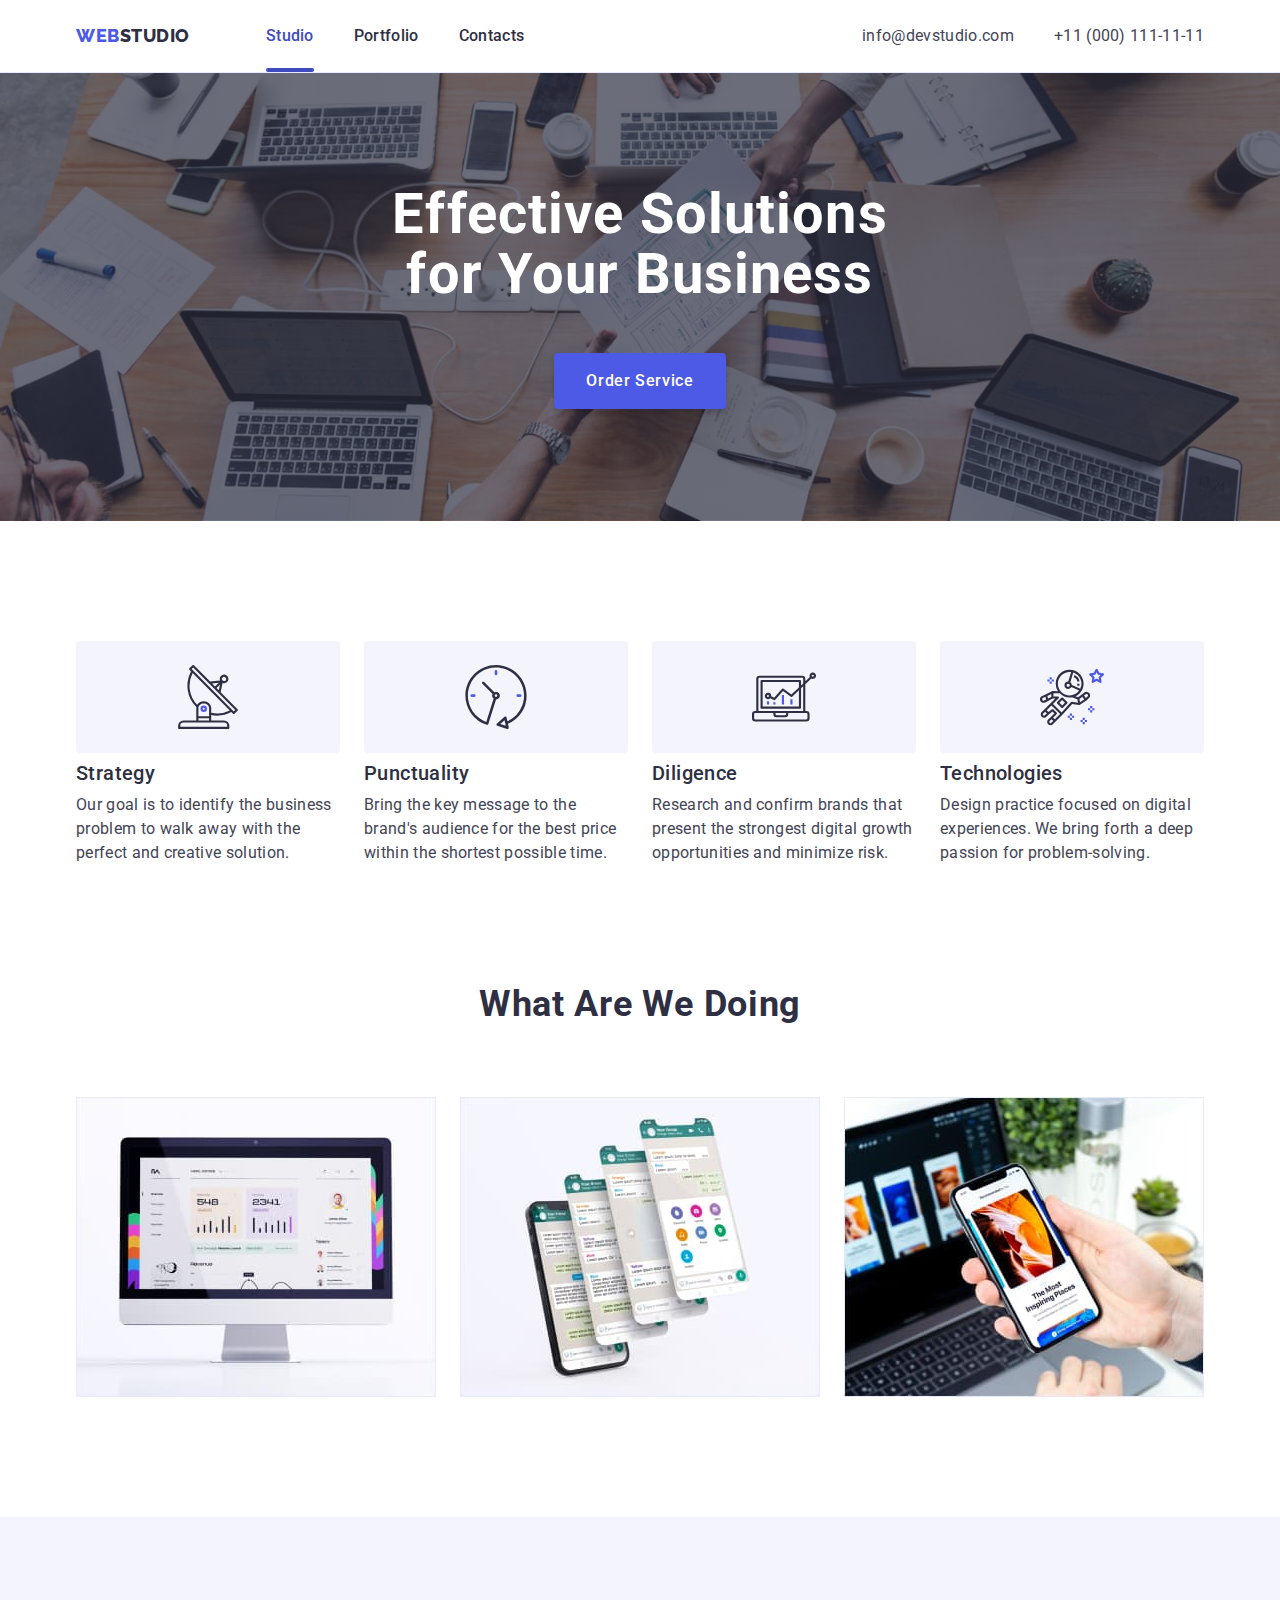
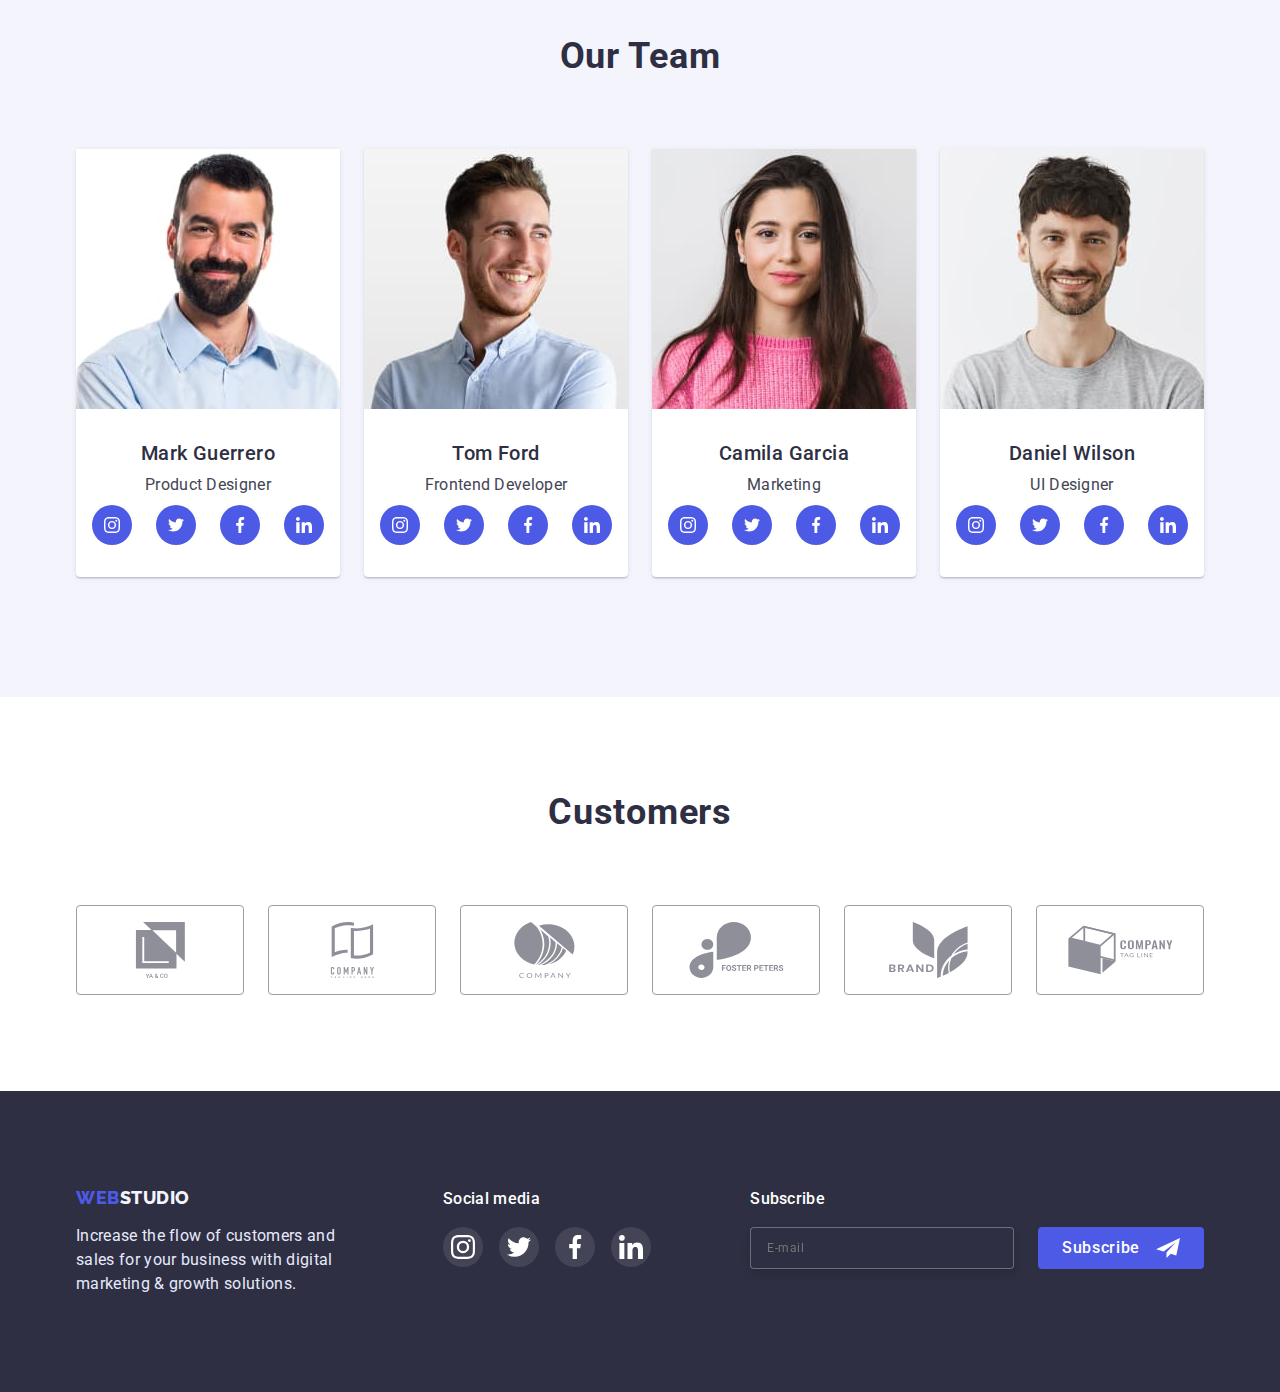
<file: index.html>
<!DOCTYPE html>

<html lang="en">
  <head>
    <meta charset="UTF-8" />
    <meta http-equiv="X-UA-Compatible" content="IE=edge" />
    <meta name="viewport" content="width=device-width, initial-scale=1.0" />
    <title>standard</title>
    <link
      href="
https://cdn.jsdelivr.net/npm/modern-normalize@1.1.0/modern-normalize.min.css
"
      rel="stylesheet"
    />

    <link rel="preconnect" href="https://fonts.googleapis.com" />
    <link rel="preconnect" href="https://fonts.gstatic.com" crossorigin />

    <link
      href="https://fonts.googleapis.com/css2?family=Raleway:wght@800&family=Roboto:wght@400;500;700&display=swap"
      rel="stylesheet"
    />

    <link rel="stylesheet" href="css/style.css" />
    <link rel="stylesheet" href="css/media.css" />
    <!-- <meta http-equiv="Content-type" content="text/html;charset=UTF-8" /> -->
  </head>
  <body>
    <header class="header">
      <div class="container container-flex">
        <nav class="header-nav container-flex">
          <a class="title link" href="./index.html">Web<span>Studio</span></a>
          <ul class="list container-flex header-nav-list">
            <li class="header-nav-li link">
              <a
                href="./index.html"
                class="header-nav-a header-nav-visited link"
                >Studio</a
              >
            </li>
            <li class="header-nav-li link">
              <a href="./portfolio.html" class="header-nav-a link">Portfolio</a>
            </li>
            <li class="header-nav-li link">
              <a href="" class="header-nav-a link">Contacts</a>
            </li>
          </ul>
        </nav>

        <address class="container-flex header-container-address">
          <ul class="header-info list">
            <li class="header-info-li">
              <a href="mailto:info@devstudio.com" class="header-info-a link"
                >info@devstudio.com</a
              >
            </li>
            <li class="header-info-li">
              <a href="tel:+110001111111" class="header-info-a link"
                >+11 (000) 111-11-11</a
              >
            </li>
          </ul>
        </address>

        <nav class="header-nav-backdrop">
          <button type="button" class="header-nav-backdrop-button js-open-menu">
            <svg class="header-nav-backdrop-icon">
              <use href="./images/icons.svg#icon-charm-menu"></use>
            </svg>
          </button>
        </nav>
      </div>
    </header>
    <main>
      <section class="introduction">
        <div class="container introduction-container">
          <h1 class="main-title">Effective Solutions for Your Business</h1>
          <button type="button" data-modal-open class="introduction-button">
            Order Service
          </button>
        </div>
      </section>
      <section class="info-text">
        <div class="container">
          <h2 class="hidden-title">info-text</h2>
          <ul class="list info-text-list">
            <li class="info-text-li">
              <div class="info-text-logo">
                <svg class="info-text-icon">
                  <use href="./images/icons.svg#icon-antenna"></use>
                </svg>
              </div>
              <h3 class="info-text-title">Strategy</h3>
              <p class="info-text-text">
                Our goal is to identify the business problem to walk away with
                the perfect and creative solution.
              </p>
            </li>
            <li class="info-text-li">
              <div class="info-text-logo">
                <svg class="info-text-icon">
                  <use href="./images/icons.svg#icon-clock"></use>
                </svg>
              </div>
              <h3 class="info-text-title">Punctuality</h3>
              <p class="info-text-text">
                Bring the key message to the brand's audience for the best price
                within the shortest possible time.
              </p>
            </li>
            <li class="info-text-li">
              <div class="info-text-logo">
                <svg class="info-text-icon">
                  <use href="./images/icons.svg#icon-diagram"></use>
                </svg>
              </div>
              <h3 class="info-text-title">Diligence</h3>
              <p class="info-text-text">
                Research and confirm brands that present the strongest digital
                growth opportunities and minimize risk.
              </p>
            </li>
            <li class="info-text-li">
              <div class="info-text-logo">
                <svg class="info-text-icon">
                  <use href="./images/icons.svg#icon-astronaut"></use>
                </svg>
              </div>
              <h3 class="info-text-title">Technologies</h3>
              <p class="info-text-text">
                Design practice focused on digital experiences. We bring forth a
                deep passion for problem-solving.
              </p>
            </li>
          </ul>
        </div>
      </section>
      <section class="info-pictures">
        <div class="container">
          <h2 class="info-pictures-title">What are we doing</h2>
          <ul class="info-pictures-ul list container-flex">
            <li class="info-pictures-li">
              <img
                src="./images/img-1.jpg"
                alt="the monitor"
                width="360"
                height="300"
              />
            </li>
            <li class="info-pictures-li">
              <img
                src="./images/img-2.jpg"
                alt="phone"
                width="360"
                height="300"
              />
            </li>
            <li class="info-pictures-li">
              <img
                src="./images/img-3.jpg"
                alt="phone and laptop"
                width="360"
                height="300"
              />
            </li>
          </ul>
        </div>
      </section>
      <section class="team">
        <div class="team-container container">
          <h2 class="team-title">Our Team</h2>
          <ul class="team-ul list">
            <li class="team-li">
              <img
                srcset="
                  ./images/img-people-1.jpg    1x,
                  ./images/img-people-1-2x.jpg 2x
                "
                src="./images/img-people-1.jpg"
                alt="people"
                width="264"
                height="260"
              />
              <div class="team-container-text">
                <h3 class="standard-title">Mark Guerrero</h3>
                <p class="standard-text team-text">Product Designer</p>
                <ul class="team-soc-list list">
                  <li class="team-soc-item">
                    <a class="team-soc-link link" href="#">
                      <svg class="team-soc-icon">
                        <use href="./images/icons.svg#icon-instagram"></use>
                      </svg>
                    </a>
                  </li>
                  <li class="team-soc-item">
                    <a class="team-soc-link link" href="#">
                      <svg class="team-soc-icon">
                        <use href="./images/icons.svg#icon-twitter"></use>
                      </svg>
                    </a>
                  </li>
                  <li class="team-soc-item">
                    <a class="team-soc-link link" href="#">
                      <svg class="team-soc-icon">
                        <use href="./images/icons.svg#icon-facebook"></use>
                      </svg>
                    </a>
                  </li>
                  <li class="team-soc-item">
                    <a class="team-soc-link link" href="#">
                      <svg class="team-soc-icon">
                        <use href="./images/icons.svg#icon-linkedin"></use>
                      </svg>
                    </a>
                  </li>
                </ul>
              </div>
            </li>
            <li class="team-li">
              <img
                srcset="
                  ./images/img-people-2.jpg    1x,
                  ./images/img-people-2-2x.jpg 2x
                "
                src="./images/img-people-2.jpg"
                alt="people"
                width="264"
                height="260"
              />
              <div class="team-container-text">
                <h3 class="standard-title">Tom Ford</h3>
                <p class="standard-text team-text">Frontend Developer</p>
                <ul class="team-soc-list list">
                  <li class="team-soc-item">
                    <a class="team-soc-link link" href="#">
                      <svg class="team-soc-icon">
                        <use href="./images/icons.svg#icon-instagram"></use>
                      </svg>
                    </a>
                  </li>
                  <li class="team-soc-item">
                    <a class="team-soc-link link" href="#">
                      <svg class="team-soc-icon">
                        <use href="./images/icons.svg#icon-twitter"></use>
                      </svg>
                    </a>
                  </li>
                  <li class="team-soc-item">
                    <a class="team-soc-link link" href="#">
                      <svg class="team-soc-icon">
                        <use href="./images/icons.svg#icon-facebook"></use>
                      </svg>
                    </a>
                  </li>
                  <li class="team-soc-item">
                    <a class="team-soc-link link" href="#">
                      <svg class="team-soc-icon">
                        <use href="./images/icons.svg#icon-linkedin"></use>
                      </svg>
                    </a>
                  </li>
                </ul>
              </div>
            </li>
            <li class="team-li">
              <img
                srcset="
                  ./images/img-people-3.jpg    1x,
                  ./images/img-people-3-2x.jpg 2x
                "
                src="./images/img-people-3.jpg"
                alt="people"
                width="264"
                height="260"
              />
              <div class="team-container-text">
                <h3 class="standard-title">Camila Garcia</h3>
                <p class="standard-text team-text">Marketing</p>
                <ul class="team-soc-list list">
                  <li class="team-soc-item">
                    <a class="team-soc-link link" href="#">
                      <svg class="team-soc-icon">
                        <use href="./images/icons.svg#icon-instagram"></use>
                      </svg>
                    </a>
                  </li>
                  <li class="team-soc-item">
                    <a class="team-soc-link link" href="#">
                      <svg class="team-soc-icon">
                        <use href="./images/icons.svg#icon-twitter"></use>
                      </svg>
                    </a>
                  </li>
                  <li class="team-soc-item">
                    <a class="team-soc-link link" href="#">
                      <svg class="team-soc-icon">
                        <use href="./images/icons.svg#icon-facebook"></use>
                      </svg>
                    </a>
                  </li>
                  <li class="team-soc-item">
                    <a class="team-soc-link link" href="#">
                      <svg class="team-soc-icon">
                        <use href="./images/icons.svg#icon-linkedin"></use>
                      </svg>
                    </a>
                  </li>
                </ul>
              </div>
            </li>
            <li class="team-li">
              <img
                srcset="
                  ./images/img-people-4.jpg    1x,
                  ./images/img-people-4-2x.jpg 2x
                "
                src="./images/img-people-4.jpg"
                alt="people"
                width="264"
                height="260"
              />
              <div class="team-container-text">
                <h3 class="standard-title">Daniel Wilson</h3>
                <p class="standard-text team-text">UI Designer</p>
                <ul class="team-soc-list list">
                  <li class="team-soc-item">
                    <a class="team-soc-link link" href="#">
                      <svg class="team-soc-icon">
                        <use href="./images/icons.svg#icon-instagram"></use>
                      </svg>
                    </a>
                  </li>
                  <li class="team-soc-item">
                    <a class="team-soc-link link" href="#">
                      <svg class="team-soc-icon">
                        <use href="./images/icons.svg#icon-twitter"></use>
                      </svg>
                    </a>
                  </li>
                  <li class="team-soc-item">
                    <a class="team-soc-link link" href="#">
                      <svg class="team-soc-icon">
                        <use href="./images/icons.svg#icon-facebook"></use>
                      </svg>
                    </a>
                  </li>
                  <li class="team-soc-item">
                    <a class="team-soc-link link" href="#">
                      <svg class="team-soc-icon">
                        <use href="./images/icons.svg#icon-linkedin"></use>
                      </svg>
                    </a>
                  </li>
                </ul>
              </div>
            </li>
          </ul>
        </div>
      </section>
      <section class="customers">
        <div class="container">
          <h2 class="customers-title">Customers</h2>
          <ul class="customers-list list">
            <li class="customers-item">
              <a href="#" class="customers-logo">
                <svg class="customers-icon">
                  <use href="./images/icons.svg#icon-Logo"></use>
                </svg>
              </a>
            </li>
            <li class="customers-item">
              <a href="#" class="customers-logo">
                <svg class="customers-icon">
                  <use href="./images/icons.svg#icon-Logo-1"></use>
                </svg>
              </a>
            </li>
            <li class="customers-item">
              <a href="#" class="customers-logo">
                <svg class="customers-icon">
                  <use href="./images/icons.svg#icon-Logo-2"></use>
                </svg>
              </a>
            </li>
            <li class="customers-item">
              <a href="#" class="customers-logo">
                <svg class="customers-icon">
                  <use href="./images/icons.svg#icon-Logo-3"></use>
                </svg>
              </a>
            </li>
            <li class="customers-item">
              <a href="#" class="customers-logo">
                <svg class="customers-icon">
                  <use href="./images/icons.svg#icon-Logo-4"></use>
                </svg>
              </a>
            </li>
            <li class="customers-item">
              <a href="#" class="customers-logo">
                <svg class="customers-icon">
                  <use href="./images/icons.svg#icon-Logo-5"></use>
                </svg>
              </a>
            </li>
          </ul>
        </div>
      </section>
    </main>
    <footer class="footer">
      <div class="container footer-container">
        <div class="footer-container-title">
          <a class="footer-title link" href="./index.html"
            >Web<span class="span">Studio</span></a
          >
          <p class="footer-text standard-text">
            Increase the flow of customers and sales for your business with
            digital marketing & growth solutions.
          </p>
        </div>

        <div class="footer-container-soc">
          <h3 class="footer-title-soc">Social media</h3>
          <ul class="footer-soc-list list">
            <li class="footer-soc-item">
              <a class="footer-soc-link link" href="#">
                <svg class="footer-soc-icon">
                  <use href="./images/icons.svg#icon-instagram"></use>
                </svg>
              </a>
            </li>
            <li class="footer-soc-item">
              <a class="footer-soc-link link" href="#">
                <svg class="footer-soc-icon">
                  <use href="./images/icons.svg#icon-twitter"></use>
                </svg>
              </a>
            </li>
            <li class="footer-soc-item">
              <a class="footer-soc-link link" href="#">
                <svg class="footer-soc-icon">
                  <use href="./images/icons.svg#icon-facebook"></use>
                </svg>
              </a>
            </li>
            <li class="footer-soc-item">
              <a class="footer-soc-link link" href="#">
                <svg class="footer-soc-icon">
                  <use href="./images/icons.svg#icon-linkedin"></use>
                </svg>
              </a>
            </li>
          </ul>
        </div>

        <div class="footer-container-subscribe">
          <form name="footer" autocomplete="on" novalidate>
            <label for="footer-subscribe-email">
              <span class="footer-subscribe-title">Subscribe</span>
            </label>
            <div class="footer-subscribe-iteams">
              <input
                id="footer-subscribe-email"
                type="email"
                name="email"
                placeholder="E-mail"
                class="footer-subscribe-input"
              />
              <button type="submit" class="footer-subscribe-button">
                <span class="footer-subscribe-button-text">Subscribe</span>
                <svg class="footer-subscribe-icon">
                  <use href="./images/icons.svg#icon-send-footer"></use>
                </svg>
              </button>
            </div>
          </form>
        </div>
      </div>
    </footer>

    <div class="backdrop is-hidden" data-modal>
      <div class="modal">
        <div class="modal-container">
          <button type="button" data-modal-close class="modal-button">
            <svg class="modal-icon">
              <use href="./images/icons.svg#icon-close-black"></use>
            </svg>
          </button>

          <h2 class="modal-title">
            Leave your contacts and we will call you back
          </h2>

          <div class="modal-registration">
            <form name="backdrop" autocomplete="on" novalidate>
              <div class="modal-registration-container">
                <label class="modal-registration-label">
                  <span class="modal-registration-text">Name</span>
                  <input
                    class="modal-registration-input"
                    type="text"
                    name="name"
                  />
                  <svg class="modal-registration-icon">
                    <use href="./images/icons.svg#icon-name-modal"></use>
                  </svg>
                </label>
              </div>
              <div class="modal-registration-container">
                <label class="modal-registration-label">
                  <span class="modal-registration-text">Phone</span>
                  <input
                    class="modal-registration-input"
                    type="text"
                    name="phone"
                  />
                  <svg class="modal-registration-icon">
                    <use href="./images/icons.svg#icon-phone-modal"></use>
                  </svg>
                </label>
              </div>
              <div class="modal-registration-container">
                <label class="modal-registration-label">
                  <span class="modal-registration-text">Email</span>
                  <input
                    class="modal-registration-input"
                    type="email"
                    name="email"
                  />
                  <svg class="modal-registration-icon">
                    <use href="./images/icons.svg#icon-email-modal"></use>
                  </svg>
                </label>
              </div>
              <div class="modal-registration-container">
                <label>
                  <span class="modal-registration-text">Comment</span>
                  <textarea
                    class="modal-registration-comment"
                    name="feedback"
                    placeholder="Text input"
                  ></textarea>
                </label>
              </div>
              <div class="modal-registration-privacy-container">
                <input
                  id="privacy"
                  class="modal-registration-privacy-input"
                  type="checkbox"
                  name="privacy"
                />
                <label for="privacy" class="modal-registration-privacy">
                  <span class="modal-registration-privacy-item">
                    <svg class="modal-registration-privacy-icon">
                      <use href="./images/icons.svg#icon-check"></use>
                    </svg>
                  </span>
                  <span class="modal-registration-privacy-text">
                    I accept the terms and conditions of the
                    <a class="modal-registration-privacy-blue" href="">
                      Privacy Policy
                    </a>
                  </span>
                </label>
              </div>
              <button type="submit" class="modal-registration-button">
                Send
              </button>
            </form>
          </div>
        </div>
      </div>
    </div>

    <div class="menu-container js-menu-container" id="mobile-menu">
      <div class="menu-container-margin">
        <button type="button" class="js-close-menu menu-button">
          <svg class="menu-icon">
            <use href="./images/icons.svg#icon-close-black"></use>
          </svg>
        </button>
        <div class="mobile-menu">
          <nav>
            <ul class="mobile-nav">
              <li class="mobile-menu-item">
                <a href="" class="mobile-menu-link link">Studio</a>
              </li>
              <li class="mobile-menu-item">
                <a href="./portfolio.html" class="mobile-menu-link link"
                  >Portfolio</a
                >
              </li>
              <li class="mobile-menu-item">
                <a href="" class="mobile-menu-blue mobile-menu-link link"
                  >Contacts</a
                >
              </li>
            </ul>
          </nav>
        </div>
        <address class="mobile-addres">
          <ul class="mobile-info list">
            <li class="mobile-info-tel">
              <a href="tel:+110001111111" class="link">+11 (000) 111-11-11</a>
            </li>
            <li class="mobile-info-mail">
              <a href="mailto:info@devstudio.com" class="link"
                >info@devstudio.com</a
              >
            </li>
          </ul>
          <ul class="mobile-soc-list list">
            <li class="team-soc-item">
              <a class="team-soc-link link" href="#">
                <svg class="team-soc-icon">
                  <use href="./images/icons.svg#icon-instagram"></use>
                </svg>
              </a>
            </li>
            <li class="team-soc-item">
              <a class="team-soc-link link" href="#">
                <svg class="team-soc-icon">
                  <use href="./images/icons.svg#icon-twitter"></use>
                </svg>
              </a>
            </li>
            <li class="team-soc-item">
              <a class="team-soc-link link" href="#">
                <svg class="team-soc-icon">
                  <use href="./images/icons.svg#icon-facebook"></use>
                </svg>
              </a>
            </li>
            <li class="team-soc-item">
              <a class="team-soc-link link" href="#">
                <svg class="team-soc-icon">
                  <use href="./images/icons.svg#icon-linkedin"></use>
                </svg>
              </a>
            </li>
          </ul>
        </address>
      </div>
    </div>
  </body>
  <script src="./js/modal.js"></script>
  <script defer src="js/mobile-menu.js"></script>
</html>
</file>
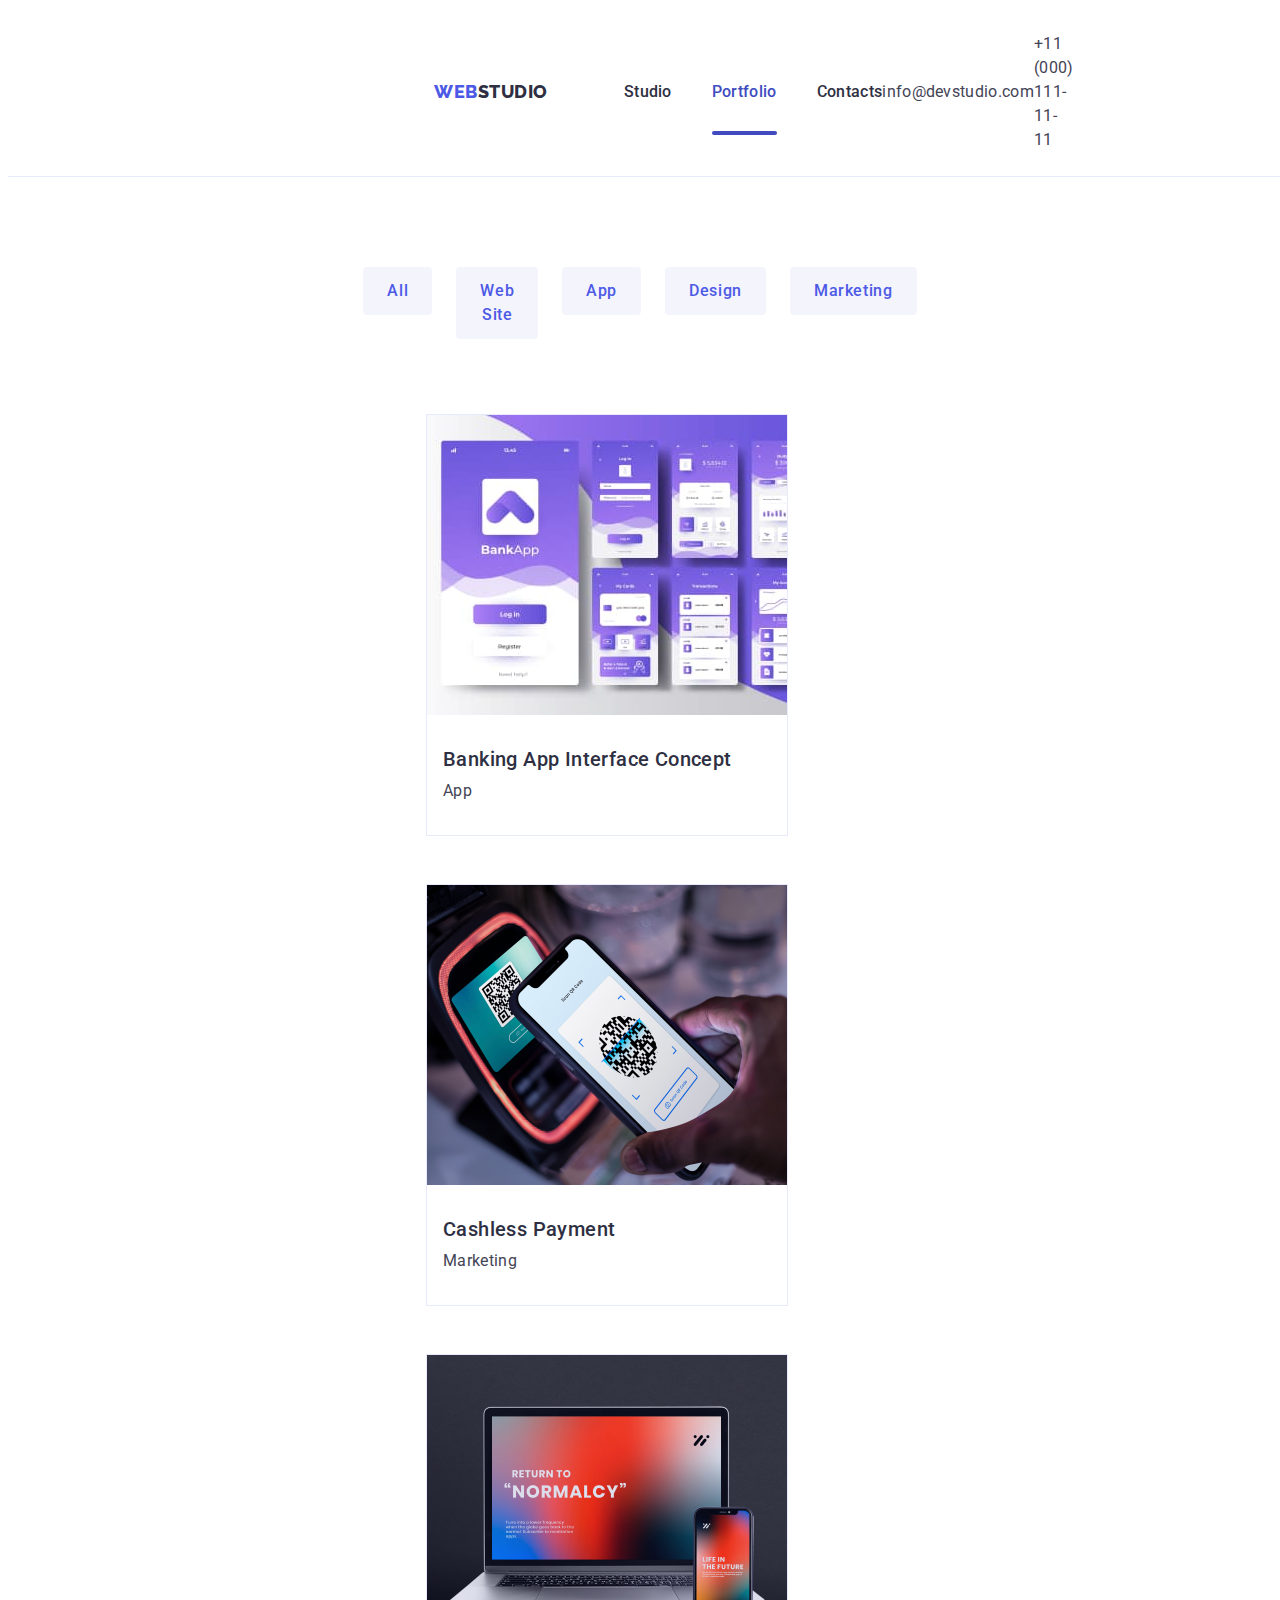
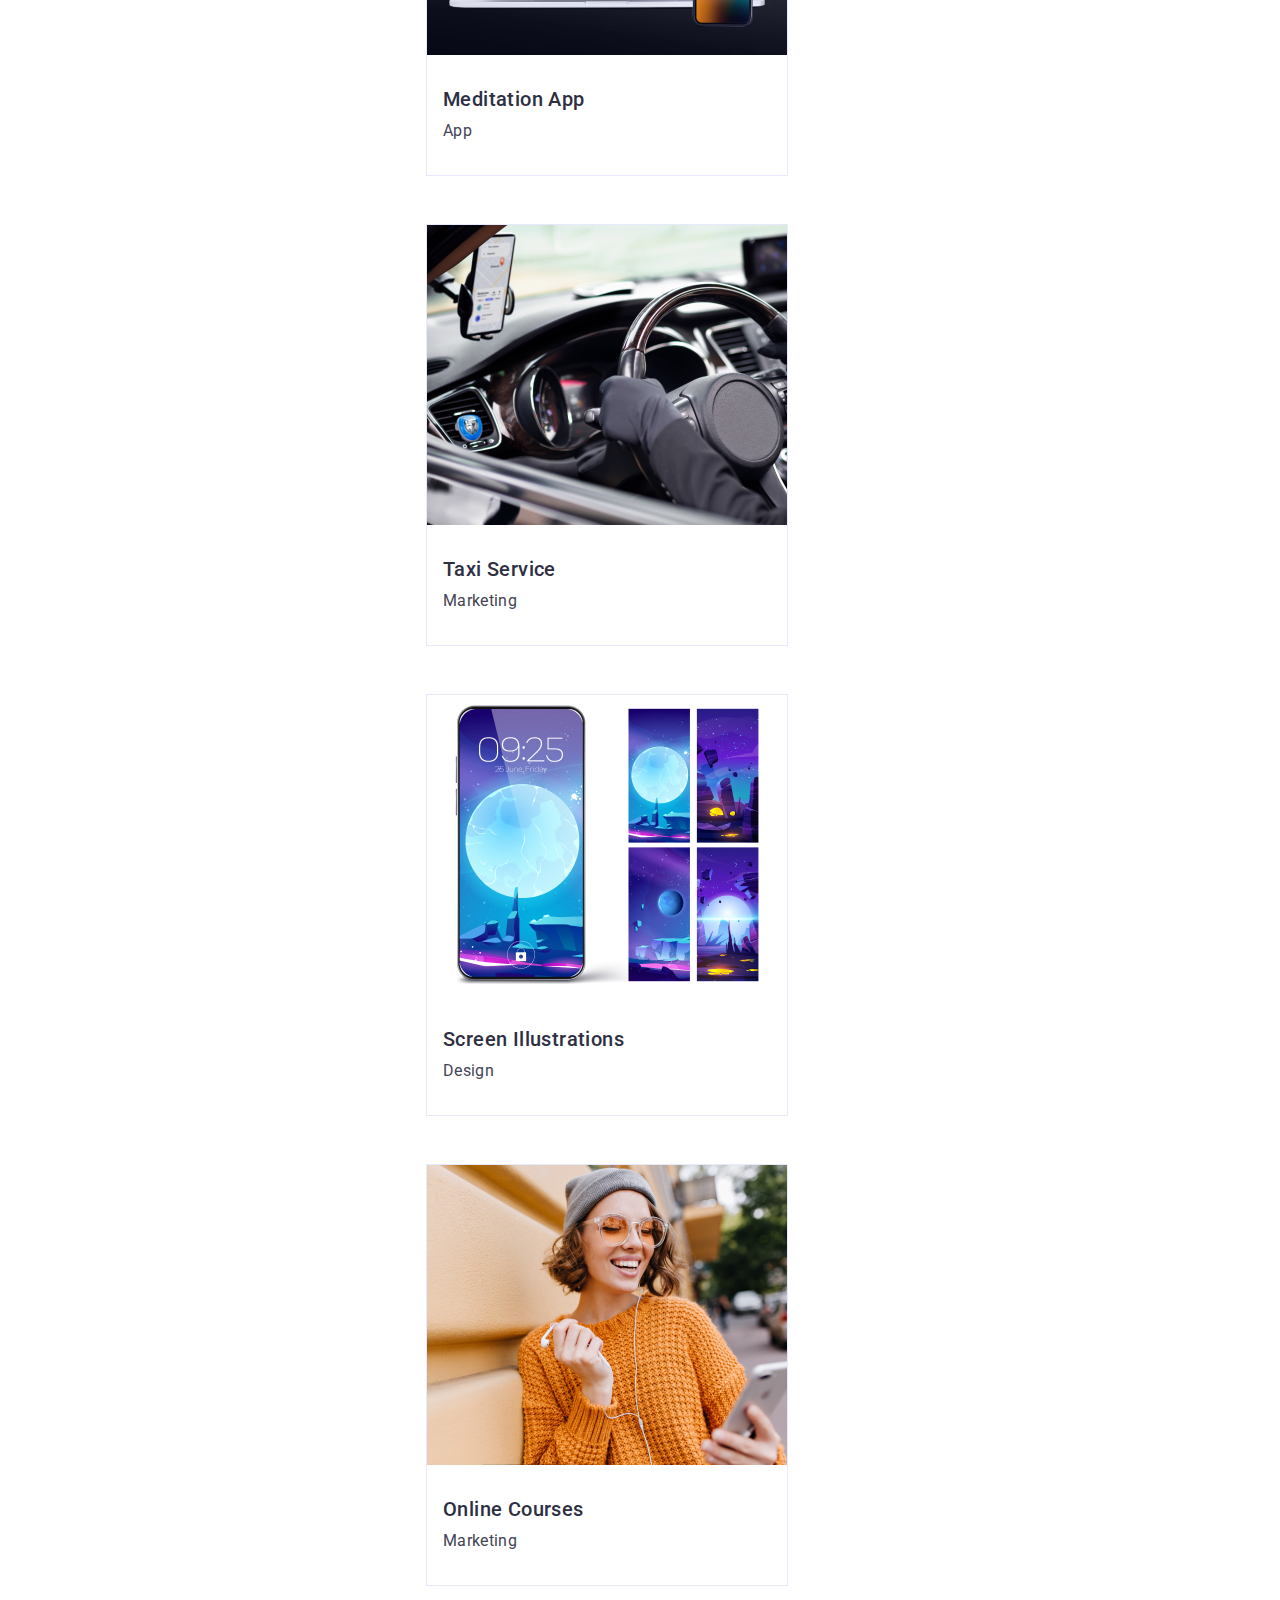
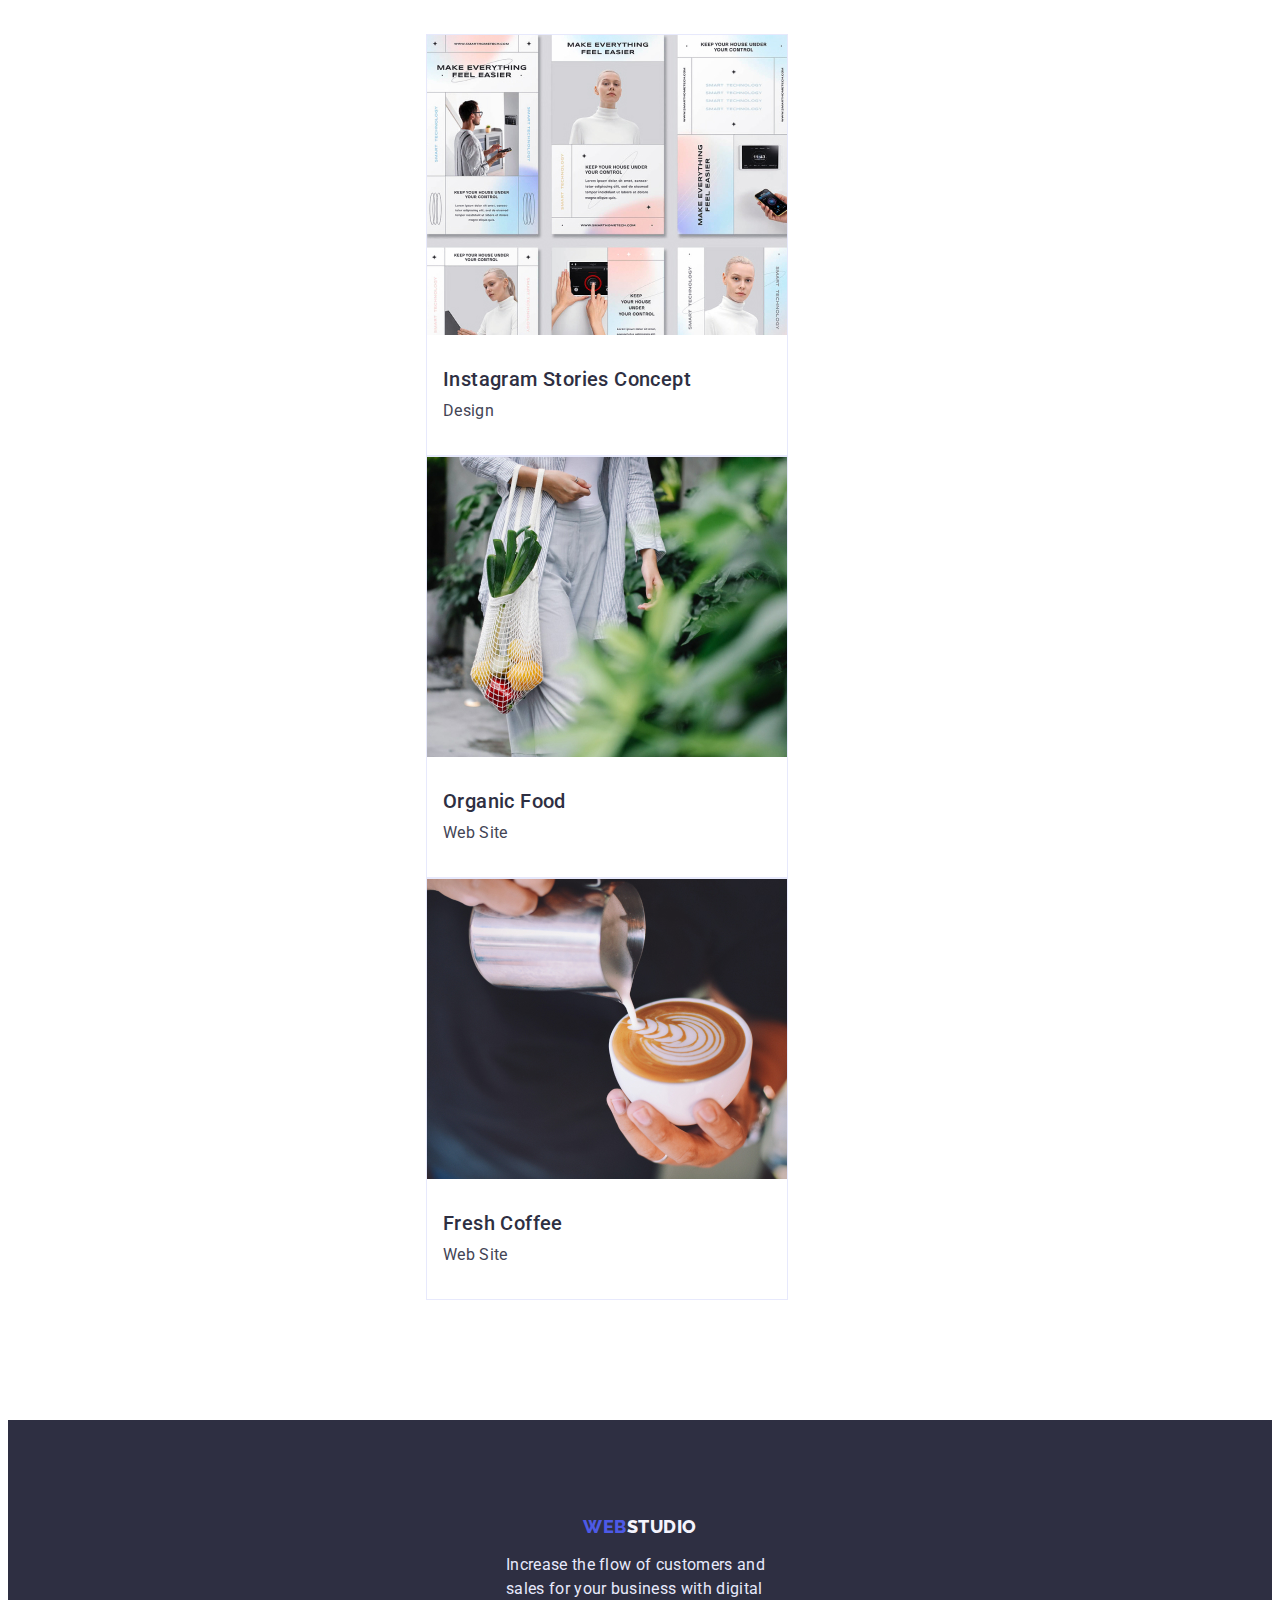
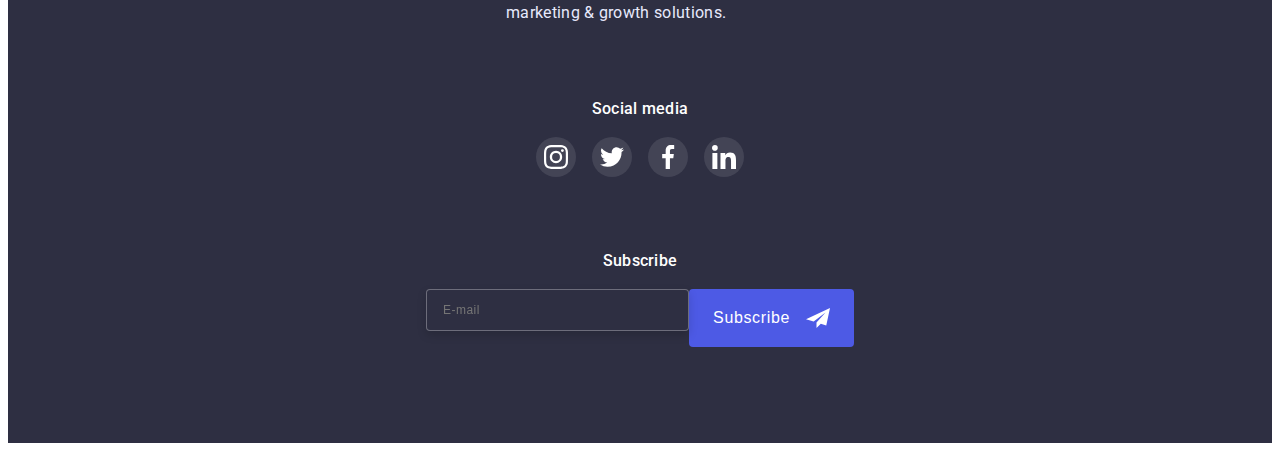
<file: portfolio.html>
<!DOCTYPE html>

<html lang="en">
  <head>
    <meta charset="UTF-8" />
    <meta http-equiv="X-UA-Compatible" content="IE=edge" />
    <meta name="viewport" content="width=device-width, initial-scale=1.0" />
    <title>standard</title>
    <link rel="stylesheet" href="css/style.css" />
    <link rel="preconnect" href="https://fonts.googleapis.com" />
    <link rel="preconnect" href="https://fonts.gstatic.com" crossorigin />
    <link
      href="https://fonts.googleapis.com/css2?family=Raleway:wght@800&family=Roboto:wght@400;500;700&display=swap"
      rel="stylesheet"
    />
    <!-- <meta http-equiv="Content-type" content="text/html;charset=UTF-8" /> -->
  </head>
  <body>
    <header class="header">
      <div class="container container-flex">
        <nav class="header-nav container-flex">
          <a class="title link" href="./index.html">Web<span>Studio</span></a>
          <ul class="list container-flex">
            <li class="header-nav-li link">
              <a href="./index.html" class="header-nav-a link">Studio</a>
            </li>
            <li class="header-nav-li link">
              <a
                href="./portfolio.html"
                class="header-nav-a header-nav-visited link"
                >Portfolio</a
              >
            </li>
            <li class="header-nav-li link">
              <a href="" class="header-nav-a link">Contacts</a>
            </li>
          </ul>
        </nav>

        <address class="container-flex">
          <ul class="header-info list container-flex">
            <li class="header-info-li">
              <a href="mailto:info@devstudio.com" class="header-info-a link"
                >info@devstudio.com</a
              >
            </li>
            <li class="header-info-li">
              <a href="tel:+110001111111" class="header-info-a link"
                >+11 (000) 111-11-11</a
              >
            </li>
          </ul>
        </address>
      </div>
    </header>
    <main>
      <section class="partfolio-main">
        <h1 class="hidden-title">portfolio</h1>
        <div class="container container-button">
          <ul class="list container-flex button-ul">
            <li class="portfolio-li">
              <button type="button" class="portfolio-nav-button">All</button>
            </li>
            <li class="portfolio-li">
              <button type="button" class="portfolio-nav-button">
                Web Site
              </button>
            </li>
            <li class="portfolio-li">
              <button type="button" class="portfolio-nav-button">App</button>
            </li>
            <li class="portfolio-li">
              <button type="button" class="portfolio-nav-button">Design</button>
            </li>
            <li class="portfolio-li">
              <button type="button" class="portfolio-nav-button">
                Marketing
              </button>
            </li>
          </ul>
        </div>
        <div class="container">
          <ul class="list partfolio-container-pictures">
            <li class="portfolio-pictures-li">
              <a href="" class="portfolio-pictures-a link">
                <div class="partfolio-img-box">
                  <div class="partfolio-pictures">
                    <img
                      class="partfolio-pictures-img"
                      src="./images/portfolio/img-1.jpg"
                      alt="app"
                    />
                  </div>
                  <div class="partfolio-overlay">
                    <p class="standard-text partfolio-img-text">
                      14 Stylish and User-Friendly App Design Concepts · Task
                      Manager App · Calorie Tracker App · Exotic Fruit Ecommerce
                      App · Cloud Storage App
                    </p>
                  </div>
                </div>

                <div class="partfolio-pictures-text">
                  <h2 class="standard-title">Banking App Interface Concept</h2>
                  <p class="standard-text">App</p>
                </div>
              </a>
            </li>
            <li class="portfolio-pictures-li">
              <a href="" class="portfolio-pictures-a link">
                <div class="partfolio-img-box">
                  <div class="partfolio-pictures">
                    <img
                      src="./images/portfolio/img-2.jpg"
                      alt="phone"
                      width="360"
                      height="300"
                    />
                  </div>

                  <div class="partfolio-overlay">
                    <p class="standard-text partfolio-img-text">
                      14 Stylish and User-Friendly App Design Concepts · Task
                      Manager App · Calorie Tracker App · Exotic Fruit Ecommerce
                      App · Cloud Storage App
                    </p>
                  </div>
                </div>
                <div class="partfolio-pictures-text">
                  <h2 class="standard-title">Cashless Payment</h2>
                  <p class="standard-text">Marketing</p>
                </div>
              </a>
            </li>
            <li class="portfolio-pictures-li">
              <a href="" class="portfolio-pictures-a link">
                <div class="partfolio-img-box">
                  <div class="partfolio-pictures">
                    <img
                      src="./images/portfolio/img-3.jpg"
                      alt="laptop"
                      width="360"
                      height="300"
                    />
                  </div>
                  <div class="partfolio-overlay">
                    <p class="standard-text partfolio-img-text">
                      14 Stylish and User-Friendly App Design Concepts · Task
                      Manager App · Calorie Tracker App · Exotic Fruit Ecommerce
                      App · Cloud Storage App
                    </p>
                  </div>
                </div>

                <div class="partfolio-pictures-text">
                  <h2 class="standard-title">Meditation App</h2>
                  <p class="standard-text">App</p>
                </div>
              </a>
            </li>
            <li class="portfolio-pictures-li">
              <a href="" class="portfolio-pictures-a link">
                <div class="partfolio-img-box">
                  <div class="partfolio-pictures">
                    <img
                      src="./images/portfolio/img-4.jpg"
                      alt="auto"
                      width="360"
                      height="300"
                    />
                  </div>
                  <div class="partfolio-overlay">
                    <p class="standard-text partfolio-img-text">
                      14 Stylish and User-Friendly App Design Concepts · Task
                      Manager App · Calorie Tracker App · Exotic Fruit Ecommerce
                      App · Cloud Storage App
                    </p>
                  </div>
                </div>

                <div class="partfolio-pictures-text">
                  <h2 class="standard-title">Taxi Service</h2>
                  <p class="standard-text">Marketing</p>
                </div>
              </a>
            </li>
            <li class="portfolio-pictures-li">
              <a href="" class="portfolio-pictures-a link">
                <div class="partfolio-img-box">
                  <div class="partfolio-pictures">
                    <img
                      src="./images/portfolio/img-5.jpg"
                      alt="phone"
                      width="360"
                      height="300"
                    />
                  </div>
                  <div class="partfolio-overlay">
                    <p class="standard-text partfolio-img-text">
                      14 Stylish and User-Friendly App Design Concepts · Task
                      Manager App · Calorie Tracker App · Exotic Fruit Ecommerce
                      App · Cloud Storage App
                    </p>
                  </div>
                </div>

                <div class="partfolio-pictures-text">
                  <h2 class="standard-title">Screen Illustrations</h2>
                  <p class="standard-text">Design</p>
                </div>
              </a>
            </li>
            <li class="portfolio-pictures-li">
              <a href="" class="portfolio-pictures-a link">
                <div class="partfolio-img-box">
                  <div class="partfolio-pictures">
                    <img
                      src="./images/portfolio/img-6.jpg"
                      alt="woman"
                      width="360"
                      height="300"
                    />
                  </div>
                  <div class="partfolio-overlay">
                    <p class="standard-text partfolio-img-text">
                      14 Stylish and User-Friendly App Design Concepts · Task
                      Manager App · Calorie Tracker App · Exotic Fruit Ecommerce
                      App · Cloud Storage App
                    </p>
                  </div>
                </div>

                <div class="partfolio-pictures-text">
                  <h2 class="standard-title">Online Courses</h2>
                  <p class="standard-text">Marketing</p>
                </div>
              </a>
            </li>
            <li class="portfolio-pictures-li">
              <a href="" class="portfolio-pictures-a link">
                <div class="partfolio-img-box">
                  <div class="partfolio-pictures">
                    <img
                      src="./images/portfolio/img-7.jpg"
                      alt="woman"
                      width="360"
                      height="300"
                    />
                  </div>
                  <div class="partfolio-overlay">
                    <p class="standard-text partfolio-img-text">
                      14 Stylish and User-Friendly App Design Concepts · Task
                      Manager App · Calorie Tracker App · Exotic Fruit Ecommerce
                      App · Cloud Storage App
                    </p>
                  </div>
                </div>

                <div class="partfolio-pictures-text">
                  <h2 class="standard-title">Instagram Stories Concept</h2>
                  <p class="standard-text">Design</p>
                </div>
              </a>
            </li>
            <li class="portfolio-pictures-li">
              <a href="" class="portfolio-pictures-a link">
                <div class="partfolio-img-box">
                  <div class="partfolio-pictures">
                    <img
                      src="./images/portfolio/img-8.jpg"
                      alt="woman"
                      width="360"
                      height="300"
                    />
                  </div>
                  <div class="partfolio-overlay">
                    <p class="standard-text partfolio-img-text">
                      14 Stylish and User-Friendly App Design Concepts · Task
                      Manager App · Calorie Tracker App · Exotic Fruit Ecommerce
                      App · Cloud Storage App
                    </p>
                  </div>
                </div>

                <div class="partfolio-pictures-text">
                  <h2 class="standard-title">Organic Food</h2>
                  <p class="standard-text">Web Site</p>
                </div>
              </a>
            </li>
            <li class="portfolio-pictures-li">
              <a href="" class="portfolio-pictures-a link">
                <div class="partfolio-img-box">
                  <div class="partfolio-pictures">
                    <img
                      src="./images/portfolio/img-9.jpg"
                      alt="coffee"
                      width="360"
                      height="300"
                    />
                  </div>
                  <div class="partfolio-overlay">
                    <p class="standard-text partfolio-img-text">
                      14 Stylish and User-Friendly App Design Concepts · Task
                      Manager App · Calorie Tracker App · Exotic Fruit Ecommerce
                      App · Cloud Storage App
                    </p>
                  </div>
                </div>

                <div class="partfolio-pictures-text">
                  <h2 class="standard-title">Fresh Coffee</h2>
                  <p class="standard-text">Web Site</p>
                </div>
              </a>
            </li>
          </ul>
        </div>
      </section>
    </main>
    <footer class="footer">
      <div class="container footer-container">
        <div class="footer-container-title">
          <a class="footer-title link" href="./index.html"
            >Web<span class="span">Studio</span></a
          >
          <p class="footer-text standard-text">
            Increase the flow of customers and sales for your business with
            digital marketing & growth solutions.
          </p>
        </div>

        <div class="footer-container-soc">
          <h3 class="footer-title-soc">Social media</h3>
          <ul class="footer-soc-list list">
            <li class="footer-soc-item">
              <a class="footer-soc-link link" href="#">
                <svg class="footer-soc-icon">
                  <use href="./images/icons.svg#icon-instagram"></use>
                </svg>
              </a>
            </li>
            <li class="footer-soc-item">
              <a class="footer-soc-link link" href="#">
                <svg class="footer-soc-icon">
                  <use href="./images/icons.svg#icon-twitter"></use>
                </svg>
              </a>
            </li>
            <li class="footer-soc-item">
              <a class="footer-soc-link link" href="#">
                <svg class="footer-soc-icon">
                  <use href="./images/icons.svg#icon-facebook"></use>
                </svg>
              </a>
            </li>
            <li class="footer-soc-item">
              <a class="footer-soc-link link" href="#">
                <svg class="footer-soc-icon">
                  <use href="./images/icons.svg#icon-linkedin"></use>
                </svg>
              </a>
            </li>
          </ul>
        </div>

        <div class="footer-container-subscribe">
          <form name="footer" autocomplete="on" novalidate>
            <label for="footer-subscribe-email">
              <span class="footer-subscribe-title">Subscribe</span>
            </label>
            <div class="container-flex">
              <input
                id="footer-subscribe-email"
                type="email"
                name="email"
                placeholder="E-mail"
                class="footer-subscribe-input"
              />
              <button type="submit" class="footer-subscribe-button">
                <span class="footer-subscribe-button-text">Subscribe</span>
                <svg class="footer-subscribe-icon">
                  <use href="./images/icons.svg#icon-send-footer"></use>
                </svg>
              </button>
            </div>
          </form>
        </div>
      </div>
    </footer>
  </body>
</html>
</file>
<file: css/style.css>
body {
	font-family: "Roboto", sans-serif;
	color: #434455;
}

ul,
h1,
h2,
h3,
h4,
button,
p {
	padding: 0;
	margin: 0;
}

button {
	cursor: pointer;
}

img {
	display: block;
}

.container {
	max-width: 428px;
	padding: 0 15px;
	margin: 0 auto;
}

.container-flex {
	display: flex;
	justify-content: space-between;
}

.link {
	text-decoration: none;
	color: inherit;
}

.list {
	list-style: none;
}

.hidden-title {
	visibility: hidden;
	display: none;
}

.standard-title {
	font-weight: 500;
	font-size: 20px;
	margin-bottom: 8px;
	line-height: 1.2;
	letter-spacing: 0.02em;
	color: #2e2f42;
}

.standard-text {
	font-size: 16px;
	line-height: 1.5;
	letter-spacing: 0.02em;
	color: #434455;
}




/* header */

.header {
	width: 100vw;
	padding: 24px 0;
	border-bottom: 1px solid #E7E9FC;
}

/* Nav */

.header-nav {
	align-items: center;
}

.title {
	font-family: "Raleway", sans-serif;
	font-weight: 800;
	font-size: 18px;
	line-height: 1.17;
	letter-spacing: 0.03em;
	text-transform: uppercase;
	color: #4d5ae5;
	margin-right: 76px;
}

.title>span {
	color: #2e2f42;
}

.header-nav-list {
	visibility: hidden;
	display: none;
}

.header-nav-li:not(:last-child) {
	margin-right: 40px;
}

.header-nav-a {
	position: relative;
	display: inline-block;
	font-weight: 500;
	font-size: 16px;
	line-height: 1.5;
	letter-spacing: 0.02em;
	color: #2e2f42;
	transition: color 250ms cubic-bezier(0.4, 0, 0.2, 1);
}

.header-nav-a:hover,
.header-nav-a:focus {
	color: #404bbf;
}

.header-nav-visited {
	color: #404bbf;
}

.header-nav-visited::after {
	content: "";
	display: block;
	position: absolute;
	top: 55px;
	transform: translateY(-100%);
	left: 0;
	width: 100%;
	height: 4px;
	border-radius: 2px;
	background-color: #404bbf;
}



/* Address */

.header-container-address {
	visibility: hidden;
	display: none;
}

.header-info {
	font-style: normal;
	align-items: center;
}

.header-info-a {
	font-size: 16px;
	line-height: 1.5;
	letter-spacing: 0.02em;
	color: #434455;
	transition: color 250ms cubic-bezier(0.4, 0, 0.2, 1);
}

.header-info-a:hover,
.header-info-a:focus {
	color: #404bbf;

}

/* Backdrop */

.header-nav-backdrop {}

.header-nav-backdrop-button {
	width: 32px;
	height: 22px;

	border: none;
	background-color: #FFFFFF;

	align-items: center;
	justify-content: center;
}

.header-nav-backdrop-icon {
	width: 100%;
	height: 100%;

	stroke: #000000;
}

/* Main */

/* Introduction */

.introduction {
	padding: 112px 0;
	max-width: 1440px;
	margin: 0 auto;
	background-image: linear-gradient(rgba(46, 47, 66, 0.7), rgba(46, 47, 66, 0.7)), url('../images/people-office-1.jpg');
	background-position: center;
	background-size: cover;
}

.introduction-container {
	display: flex;
	flex-direction: column;
	justify-content: center;
	align-items: center;
}

.main-title {
	display: flex;
	margin-bottom: 72px;

	width: 320px;
	font-size: 36px;
	line-height: 1.07;
	text-align: center;
	letter-spacing: 0.02em;
	color: #ffffff;
}

.introduction-button {
	padding: 16px 32px;
	background-color: #4d5ae5;
	box-shadow: 0px 4px 4px rgba(0, 0, 0, 0.15);
	border-radius: 4px;
	border: none;

	font-family: "Roboto", sans-serif;
	font-weight: 500;
	font-size: 16px;
	line-height: 1.5;
	letter-spacing: 0.04em;
	color: #ffffff;
	cursor: pointer;
	transition: background-color 250ms cubic-bezier(0.4, 0, 0.2, 1);
}

.introduction-button:hover,
.introduction-button::after {
	background-color: #404BBF;
}

/* Info-text */

.info-text {
	padding: 120px 0 60px 0;
}

.info-text-logo {
	visibility: hidden;
	position: absolute;
	opacity: 0;

	width: 264px;
	padding: 24px 0;
	background: #F4F4FD;
	border-radius: 4px;
	display: flex;
	align-items: center;
	justify-content: center;
	margin-bottom: 8px;
}

.info-text-icon {
	width: 64px;
	height: 64px;
}

.info-text-list {
	display: flex;
	flex-wrap: wrap;
	justify-content: center;
	gap: 72px 0;
}

.info-text-li {
	width: 100%;
}

.info-text-title {
	font-weight: 700;
	font-size: 36px;
	text-align: center;
	margin-bottom: 8px;
	line-height: 1.2;
	letter-spacing: 0.02em;
	color: #2e2f42;
}

.info-text-text {
	font-size: 16px;
	font-weight: 500;
	line-height: 1.5;
	letter-spacing: 0.02em;
	color: #434455;
}

/* Info-pictures */

.info-pictures {
	visibility: hidden;
	display: none;
	opacity: 0;

	padding: 60px 0 120px 0;
}

.info-pictures-title {
	margin-bottom: 72px;

	font-size: 36px;
	line-height: 1.11;
	text-align: center;
	letter-spacing: 0.02em;
	text-transform: capitalize;
	color: #2e2f42;
}

.info-pictures-li:not(:last-child) {
	margin-right: 24px;
}

/* Team */

.team {
	padding: 120px 0;
	background-color: #F4F4FD;
}

.team-title {
	margin-bottom: 72px;

	font-size: 36px;
	font-weight: 700;
	line-height: 1.11;
	letter-spacing: 0.02em;
	text-align: center;
	text-transform: capitalize;
	color: #2e2f42;
}

.team-ul {
	display: flex;
	flex-wrap: wrap;
	justify-content: center;

	gap: 72px 0;
}

.team-li {
	width: 264px;
	margin: 0 auto;

	background-color: #ffffff;
	box-shadow: 0px 1px 6px rgba(46, 47, 66, 0.08), 0px 1px 1px rgba(46, 47, 66, 0.16), 0px 2px 1px rgba(46, 47, 66, 0.08);
	border-radius: 0px 0px 4px 4px;
	text-align: center;
}


.team-text {
	margin-bottom: 8px;
}

.team-soc-list {
	display: flex;
	justify-content: center;
	gap: 24px;
}

.team-soc-item {
	width: 40px;
	height: 40px;
}

.team-soc-link {
	display: block;
	width: 100%;
	height: 100%;
	border-radius: 50%;
	background-color: #4D5AE5;

	display: flex;
	align-items: center;
	justify-content: center;
	transition: background-color 250ms cubic-bezier(0.4, 0, 0.2, 1);
}

.team-soc-link:hover,
.team-soc-link:focus {
	background-color: #404BBF;
}

.team-soc-icon {
	fill: #ffffff;
	width: 16px;
	height: 16px;
}



.team-container-text {
	padding: 32px 0px;
}


/* customers */

.customers {
	padding: 96px 0;
}

.customers-title {
	font-size: 36px;
	line-height: 1.11;
	letter-spacing: 0.02em;
	text-align: center;
	text-transform: capitalize;
	color: #2e2f42;

	text-align: center;
	margin-bottom: 72px;
}

.customers-list {
	display: flex;
	flex-wrap: wrap;
	justify-content: center;
	gap: 72px 16px;
}

.customers-item {
	width: 190px;
}

.customers-logo {
	display: flex;
	width: 100%;
	padding: 16px 0;

	border: 1px solid #9C9DA6;
	border-radius: 4px;
	align-items: center;
	justify-content: center;
	transition: border 250ms cubic-bezier(0.4, 0, 0.2, 1);
}

.customers-icon {
	width: 104px;
	height: 56px;
	fill: #8E8F99;
	transition: fill 250ms cubic-bezier(0.4, 0, 0.2, 1);
}

.customers-logo:hover,
.customers-logo:focus {
	border: 1px solid #404BBF;
}

.customers-logo:hover .customers-icon,
.customers-logo:focus .customers-icon {
	fill: #404BBF;
}



/* footer */

.footer {
	background-color: #2e2f42;
	padding: 96px 0;
}

.footer-container {
	display: flex;
	flex-wrap: wrap;
	justify-content: center;
	align-items: left;

	gap: 72px 0;
}

/* Footer title*/

.footer-container-title {
	width: 268px;
}

.footer-title {
	display: inline-block;
	width: 100%;

	font-family: "Raleway", sans-serif;
	font-weight: 800;
	font-size: 18px;
	line-height: 1.17;
	letter-spacing: 0.03em;
	text-transform: uppercase;

	color: #4d5ae5;

	text-align: center;
}

.footer-title>span {
	color: #f4f4fd;
}

.footer-text {
	width: 268px;

	color: #E7E9FC;

	text-align: left;

	margin-top: 16px;

}

/* footer soc */

.footer-container-soc {
	width: 208px;
}

.footer-title-soc {
	font-weight: 500;
	font-size: 16px;
	margin-bottom: 16px;
	line-height: 1.5;
	letter-spacing: 0.02em;

	color: #ffffff;

	text-align: center;
}

.footer-soc-list {
	display: flex;
	justify-content: center;
	gap: 16px;
}

.footer-soc-item {
	width: 40px;
	height: 40px;
}

.footer-soc-link {
	width: 100%;
	height: 100%;
	border-radius: 50%;
	background-color: #434455;

	display: flex;
	align-items: center;
	justify-content: center;
	transition: background-color 250ms cubic-bezier(0.4, 0, 0.2, 1);
}

.footer-soc-link:hover,
.footer-soc-link:focus {
	background-color: #31D0AA;
}

.footer-soc-icon {
	fill: #ffffff;
	width: 24px;
	height: 24px;
}

/* Subscribe */

.footer-container-subscribe {
	width: 100%;
}

.footer-subscribe-iteams {
	width: 100%;
}

.footer-subscribe-title {
	display: block;
	font-weight: 500;
	font-size: 16px;
	line-height: 1.5;
	letter-spacing: 0.02em;

	color: #FFFFFF;

	margin-bottom: 16px;

	text-align: center;
}

.footer-subscribe-input {
	width: 100%;

	background-color: #2E2F42;
	border: 1px solid rgba(255, 255, 255, 0.3);
	filter: drop-shadow(0px 4px 4px rgba(0, 0, 0, 0.15));
	border-radius: 4px;

	font-weight: 400;
	font-size: 12px;
	line-height: 2;
	letter-spacing: 0.04em;

	color: #ffffff;

	padding: 8px 16px;

	margin-bottom: 16px;
}

.footer-subscribe-button {
	display: flex;
	padding: 8px 24px;

	background: #4D5AE5;
	border: none;

	align-items: center;
	justify-content: center;
	border-radius: 4px;

	margin: 0 auto;
}

.footer-subscribe-button-text {
	font-weight: 500;
	font-size: 16px;
	line-height: 1.5;
	letter-spacing: 0.04em;

	color: #FFFFFF;

	margin-right: 16px;
}

.footer-subscribe-icon {
	width: 24px;
	height: 24px;
	fill: #FFFFFF;
}



/* Menu */

.menu {
	display: flex;
	padding: 0;
	margin: 0;
	list-style: none;
}


.menu-container {
	position: fixed;
	top: 0;
	left: 0;
	width: 100vw;
	height: 100vh;


	padding: 80px 0 40px 0;
	background-color: #ffffff;
	z-index: 999;

	transform: translateX(100%);
	visibility: hidden;
	transition: transform 250ms ease-in-out;
}

.menu-container.is-open {
	transform: translateX(0);
	visibility: visible;
}

.menu-button {
	display: block;
	position: absolute;
	top: 24px;
	right: 24px;
	width: 24px;
	height: 24px;
	border-radius: 24px;
	background: #E7E9FC;
	border: 1px solid rgba(0, 0, 0, 0.1);

	display: flex;
	align-items: center;
	justify-content: center;

	margin-bottom: 24px;
}

.menu-icon {
	width: 8px;
	height: 8px;
	fill: #000000;
}

.menu-container-margin {
	width: 364px;
	margin: 0 auto;
}

.mobile-menu {}

.mobile-nav {
	padding: 0;
	margin: 0;
	list-style: none;
}

.mobile-menu-item {
	font-weight: 700;
	font-size: 36px;
	line-height: 1.07;
	letter-spacing: 0.02em;

	color: #2E2F42;
}

.mobile-menu-link {
	transition: color 250ms cubic-bezier(0.4, 0, 0.2, 1);
}

.mobile-menu-item:not(:last-child) {
	margin-bottom: 40px;
}

.mobile-menu-link:hover,
.mobile-menu-link:focus {
	color: #404BBF;
}

.mobile-menu-blue {
	color: #404BBF;
}


.mobile-addres {
	width: 364;

	position: absolute;
	font-style: normal;
	bottom: 40px;

	justify-content: center;
	align-items: center;
}

.mobile-info {}

.mobile-info-tel {
	font-weight: 600;
	font-size: 36px;
	line-height: 1.07;

	color: #4D5AE5;

	margin-bottom: 40px;
}

.mobile-info-mail {
	font-weight: 500;
	font-size: 20px;
	line-height: 1.2;
	letter-spacing: 0.02em;

	color: #434455;

	margin-bottom: 54px;
}


.mobile-soc-list {
	display: flex;
	justify-content: center;
	gap: 56px;
}




/* Backdrop */

.backdrop {
	position: fixed;
	top: 0;
	left: 0;
	width: 100vw;
	height: 100vh;
	background: rgba(46, 47, 66, 0.4);
	transition: opacity 250ms cubic-bezier(0.4, 0, 0.2, 1), visibility 250ms cubic-bezier(0.4, 0, 0.2, 1), pointer-events 250ms cubic-bezier(0.4, 0, 0.2, 1);
}

.modal {
	position: fixed;
	top: 50vh;
	left: 50vw;

	transform: translate(-50%, -50%) scale(1);

	max-width: 408px;
	min-width: 320px;
	min-height: 576px;
	padding: 24px;
	transition: transform 250ms cubic-bezier(0.4, 0, 0.2, 1);

	background: #FCFCFC;
	box-shadow: 0px 1px 1px rgba(0, 0, 0, 0.14), 0px 1px 3px rgba(0, 0, 0, 0.12), 0px 2px 1px rgba(0, 0, 0, 0.2);
	border-radius: 4px;
}

.backdrop.is-hidden .modal {
	transform: translate(-50%, -50%) scale(0);
}

.modal-container {}

.modal-button {
	display: block;
	margin-left: auto;
	width: 24px;
	height: 24px;
	border-radius: 24px;
	background: #E7E9FC;
	border: 1px solid rgba(0, 0, 0, 0.1);

	display: flex;
	align-items: center;
	justify-content: center;

	margin-bottom: 24px;
}

.modal-icon {
	width: 8px;
	height: 8px;
	fill: #000000;
}

.is-hidden {
	opacity: 0;
	visibility: hidden;
	pointer-events: none;
}

.modal-title {
	font-weight: 500;
	font-size: 16px;
	line-height: 1.5;
	letter-spacing: 0.02em;
	text-align: center;

	margin-bottom: 24px;
}

.modal-registration {}

.modal-registration-container:not(:last-child) {
	margin-bottom: 8px;
}

.modal-registration-container:last-child {
	margin-bottom: 16px;
}

.modal-registration-label {
	position: relative;
}

.modal-registration-text {
	display: block;

	font-weight: 400;
	font-size: 12px;
	line-height: 1.33;
	letter-spacing: 0.04em;

	color: #8E8F99;

	margin-bottom: 4px;
}

.modal-registration-icon {
	display: block;
	position: absolute;
	top: 28px;
	left: 16px;

	width: 18px;
	height: 18px;
	fill: #2E2F42;
}

.modal-registration-input {
	width: 100%;

	border: 1px solid rgba(33, 33, 33, 0.2);
	border-radius: 4px;

	padding: 8px 16px 8px 38px;

	font-weight: 400;
	font-size: 12px;
	line-height: 1.33;
	letter-spacing: 0.04em;
}

.modal-registration-input:focus {
	outline: none;
	border: 1px solid #4D5AE5;
}

.modal-registration-input:focus-within+.modal-registration-icon {
	fill: #4D5AE5;
}

.modal-registration-comment {
	height: 120px;
	width: 100%;

	border: 1px solid rgba(33, 33, 33, 0.2);
	border-radius: 4px;

	padding: 8px 16px;

	font-weight: 400;
	font-size: 12px;
	line-height: 1.33;
	letter-spacing: 0.04em;
}

.modal-registration-comment:focus {
	outline: none;
	border: 1px solid #4D5AE5;
}

.modal-registration-privacy-container {
	margin-bottom: 24px;
}

.modal-registration-privacy {
	display: flex;
	cursor: pointer;
}

.modal-registration-privacy-input {
	display: none;
	visibility: hidden;
}

.modal-registration-privacy-item {
	display: block;

	width: 16px;
	height: 16px;
	border: 1.25px solid #2E2F42;
	border-radius: 2px;

	display: flex;
	align-items: center;
	justify-content: center;
	transition: background-color 250ms cubic-bezier(0.4, 0, 0.2, 1);

	margin-right: 8px;
}

.modal-registration-privacy-icon {
	visibility: hidden;
	fill: #F4F4FD;
	width: 10px;
	height: 10px;

	transition: visibility 250ms cubic-bezier(0.4, 0, 0.2, 1);
}

.modal-registration-privacy-text {
	font-weight: 400;
	font-size: 12px;
	line-height: 1.33;
	letter-spacing: 0.04em;

	color: #757575;
}

.modal-registration-privacy-blue {
	color: #4D5AE5;
}

.modal-registration-privacy-input:checked+label .modal-registration-privacy-item {
	background-color: #404BBF;
}

.modal-registration-privacy-input:checked+label .modal-registration-privacy-icon {
	visibility: visible;
}

.modal-registration-button {
	display: block;

	background: #4D5AE5;
	border: none;
	box-shadow: 0px 4px 4px rgba(0, 0, 0, 0.15);
	border-radius: 4px;

	align-items: center;
	justify-content: center;

	font-weight: 500;
	font-size: 16px;
	line-height: 1.5;
	letter-spacing: 0.04em;

	color: #FFFFFF;


	margin: 0 auto;
	padding: 16px 64px;
}








/* Portfolio */

.partfolio-main {
	padding: 90px 0 120px 0;
}

.button-ul {
	justify-content: center;
}

.container-button {
	margin-bottom: 75px;
}

.portfolio-li:not(:last-child) {
	margin-right: 24px;
}

.portfolio-nav-button {
	padding: 12px 24px;
	background-color: #F4F4FD;
	border: 1px solid #E7E9FC;
	border-radius: 4px;

	font-family: "Roboto", sans-serif;
	font-weight: 500;
	font-size: 16px;
	line-height: 1.5;
	letter-spacing: 0.04em;
	color: #4d5ae5;
	cursor: pointer;
	border: none;
	transition: background-color 250ms cubic-bezier(0.4, 0, 0.2, 1),
		color 250ms cubic-bezier(0.4, 0, 0.2, 1);
}

.portfolio-nav-button:hover,
.portfolio-nav-button:focus {
	background-color: #404BBF;
	color: #FFFFFF;
}

/* Pictures */

.portfolio-pictures-li {
	width: 360px;
	border: 1px solid #E7E9FC;
	transition: box-shadow 250ms cubic-bezier(0.4, 0, 0.2, 1);
}

.portfolio-pictures-li:hover,
.portfolio-pictures-li:focus {
	box-shadow: 0px 1px 6px rgba(46, 47, 66, 0.08), 0px 1px 1px rgba(46, 47, 66, 0.16), 0px 2px 1px rgba(46, 47, 66, 0.08);
}

.portfolio-pictures-li:not(:nth-child(3n)) {
	margin-right: 24px;
}

.portfolio-pictures-li:not(:nth-child(n+7)) {
	margin-bottom: 48px;
}

.partfolio-img-box {
	position: relative;
	overflow: hidden;
	width: 360px;
	height: 300px;
}

.partfolio-pictures {
	position: absolute;
	display: block;
	top: 0;
	left: 0;
	width: 100%;
	height: 100%;
	transform: translateY(0);
	transition: transform 250ms cubic-bezier(0.4, 0, 0.2, 1);
}

.partfolio-pictures-img {
	width: 100%;
	height: 100%;
	display: block;
}

.portfolio-pictures-li:hover .partfolio-pictures,
.portfolio-pictures-a:focus .partfolio-pictures {
	transform: translateY(-100%);
}

.partfolio-overlay {
	position: absolute;
	box-sizing: border-box;
	top: 0;
	left: 0;
	width: 100%;
	height: 100%;

	padding: 40px 32px;
	background-color: #4D5AE5;
	transform: translateY(100%);
	transition: transform 250ms cubic-bezier(0.4, 0, 0.2, 1);
}

.partfolio-img-text {
	color: #F4F4FD;
}

.portfolio-pictures-li:hover .partfolio-overlay,
.portfolio-pictures-a:focus .partfolio-overlay {
	transform: translateY(0);
}


.partfolio-container-pictures {
	display: flex;
	flex-wrap: wrap;
}

.partfolio-pictures-text {
	padding: 32px 16px;
}
</file>
<file: css/media.css>
@media (min-device-pixel-ratio: 2),
(-webkit-min-device-pixel-ratio: 2),
(min-resolution: 192dpi),
(min-resolution: 2dppx) {
    .introduction {
        background-image: linear-gradient(rgba(46, 47, 66, 0.7), rgba(46, 47, 66, 0.7)), url('../images/people-office-2x.jpg');
    }
}


@media screen and (min-width: 428px) {
    .modal {
        width: 408px;
        max-width: none;
        min-width: none;
    }
}


@media screen and (min-width: 768px) {
    .container {
        width: 768px;
        min-width: none;
        max-width: none;
        padding: 0 15px;
    }

    /* Hedaer */

    .title {
        margin-right: 120px;
    }

    .header-nav-backdrop {
        visibility: hidden;
        position: absolute;
        height: 0;
        opacity: 0;
    }

    .header-container-address {
        visibility: visible;
        display: block;
    }

    .header-info-a {
        font-size: 12px;
    }

    .header-nav-list {
        visibility: visible;
        display: flex;
    }


    /* Main */

    .introduction {
        /* width: 768px; */
    }

    .main-title {
        width: 496px;

        font-size: 56px;
        margin-bottom: 40px;
    }

    .info-text-list {
        gap: 72px 24px;
    }

    .info-text-li {
        width: 356px;
    }


    .info-text-title {
        text-align: left;
    }

    .team {
        padding: 96px 0 104px 0;
    }

    .team-li {
        margin: 0;
    }

    .team-ul {
        gap: 64px 24px;
    }


    .customers-list {
        gap: 72px 24px;
    }

    .customers-item {
        width: 168px;
    }

    .footer-container-subscribe {
        width: auto;
    }

    .footer-subscribe-iteams {
        width: auto;
    }

    .footer-container {
        width: 586px;
        justify-content: left;
        gap: 72px 24px;
    }

    .footer-title {
        text-align: left;
    }

    .footer-title-soc {
        text-align: left;
    }

    .footer-subscribe-title {
        text-align: left;
    }

    .footer-subscribe-iteams {
        display: flex;
    }

    .footer-subscribe-input {
        width: 264px;
        margin-bottom: 0;
        margin-right: 24px;
    }
}


@media screen and (min-width: 1158px) {
    .container {
        width: 1158px;
        padding: 0 15px;
    }

    .title {
        margin-right: 76px;
    }

    .header-info-a {
        font-size: 16px;
    }

    .header-info {
        display: flex;
        gap: 0 40px;
    }

    .header-nav-visited::after {
        top: 48px;
    }

    /* Main */

    .introduction {
        /* width: 1158px; */
    }

    .main-title {
        width: 496px;

        margin-bottom: 48px;
    }

    .info-text-logo {
        visibility: visible;
        position: static;
        opacity: 1;
    }

    .info-text-list {
        gap: 0 24px;
    }

    .info-text-li {
        width: 264px;
    }

    .info-text-title {
        font-weight: 500;
        font-size: 20px;
    }

    .info-text-text {
        font-weight: 400;
    }

    .info-pictures {
        visibility: visible;
        display: block;
        opacity: 1;
    }

    .team {
        padding: 120px 0;
    }


    .footer-container {
        justify-content: space-between;

        gap: 72px 24px;
    }
}
</file>
